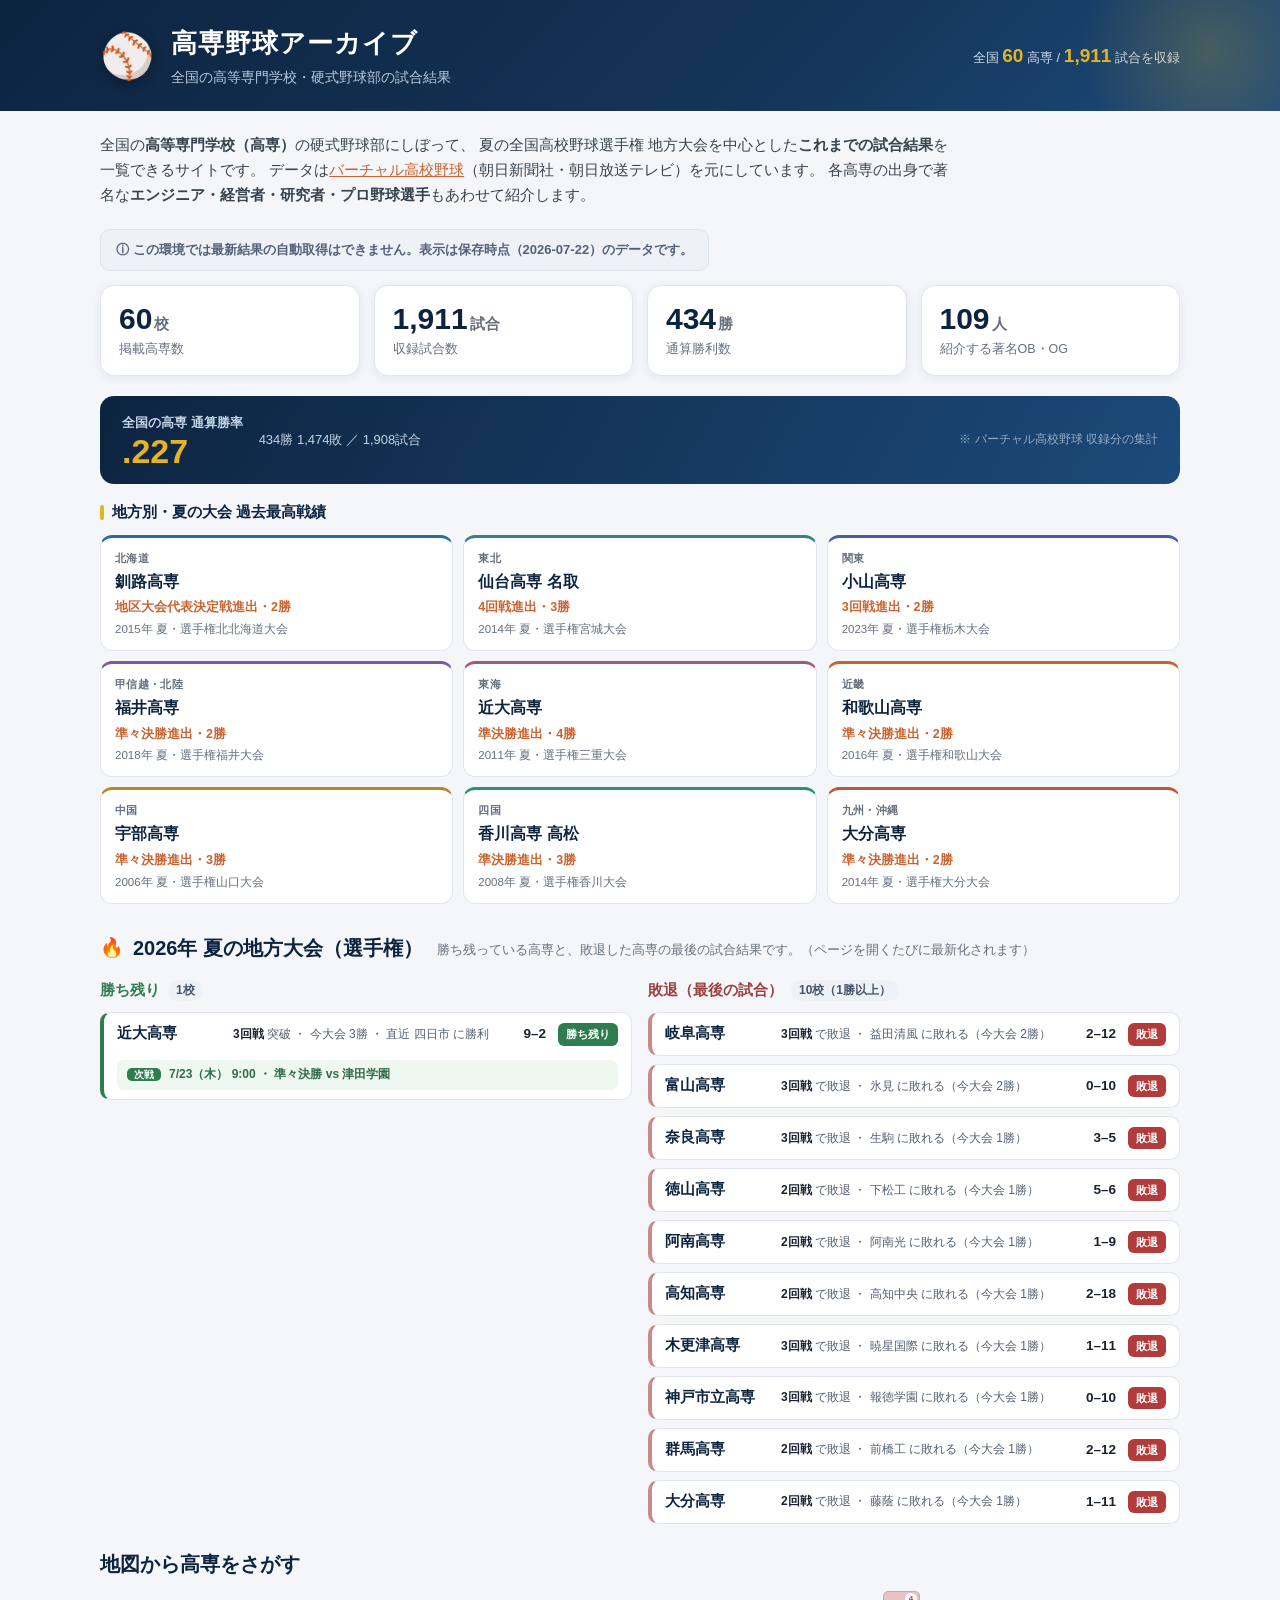
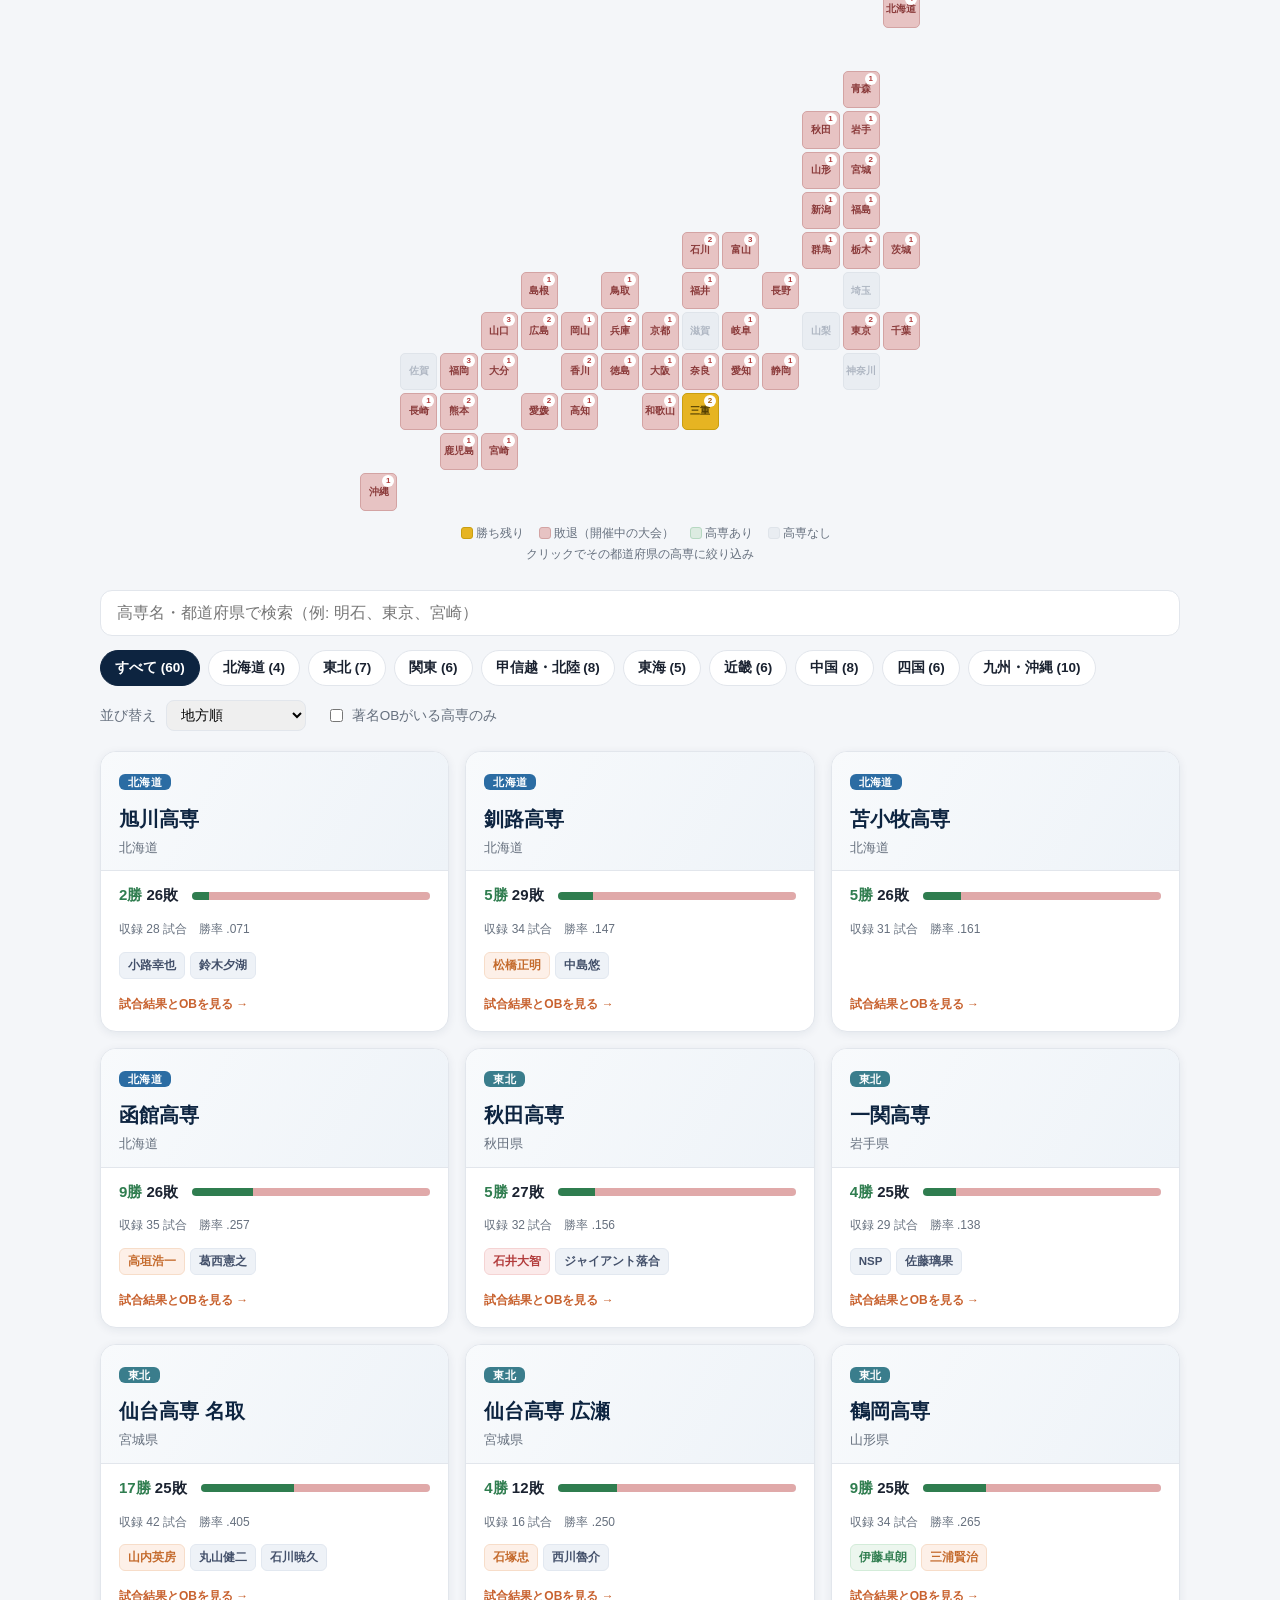
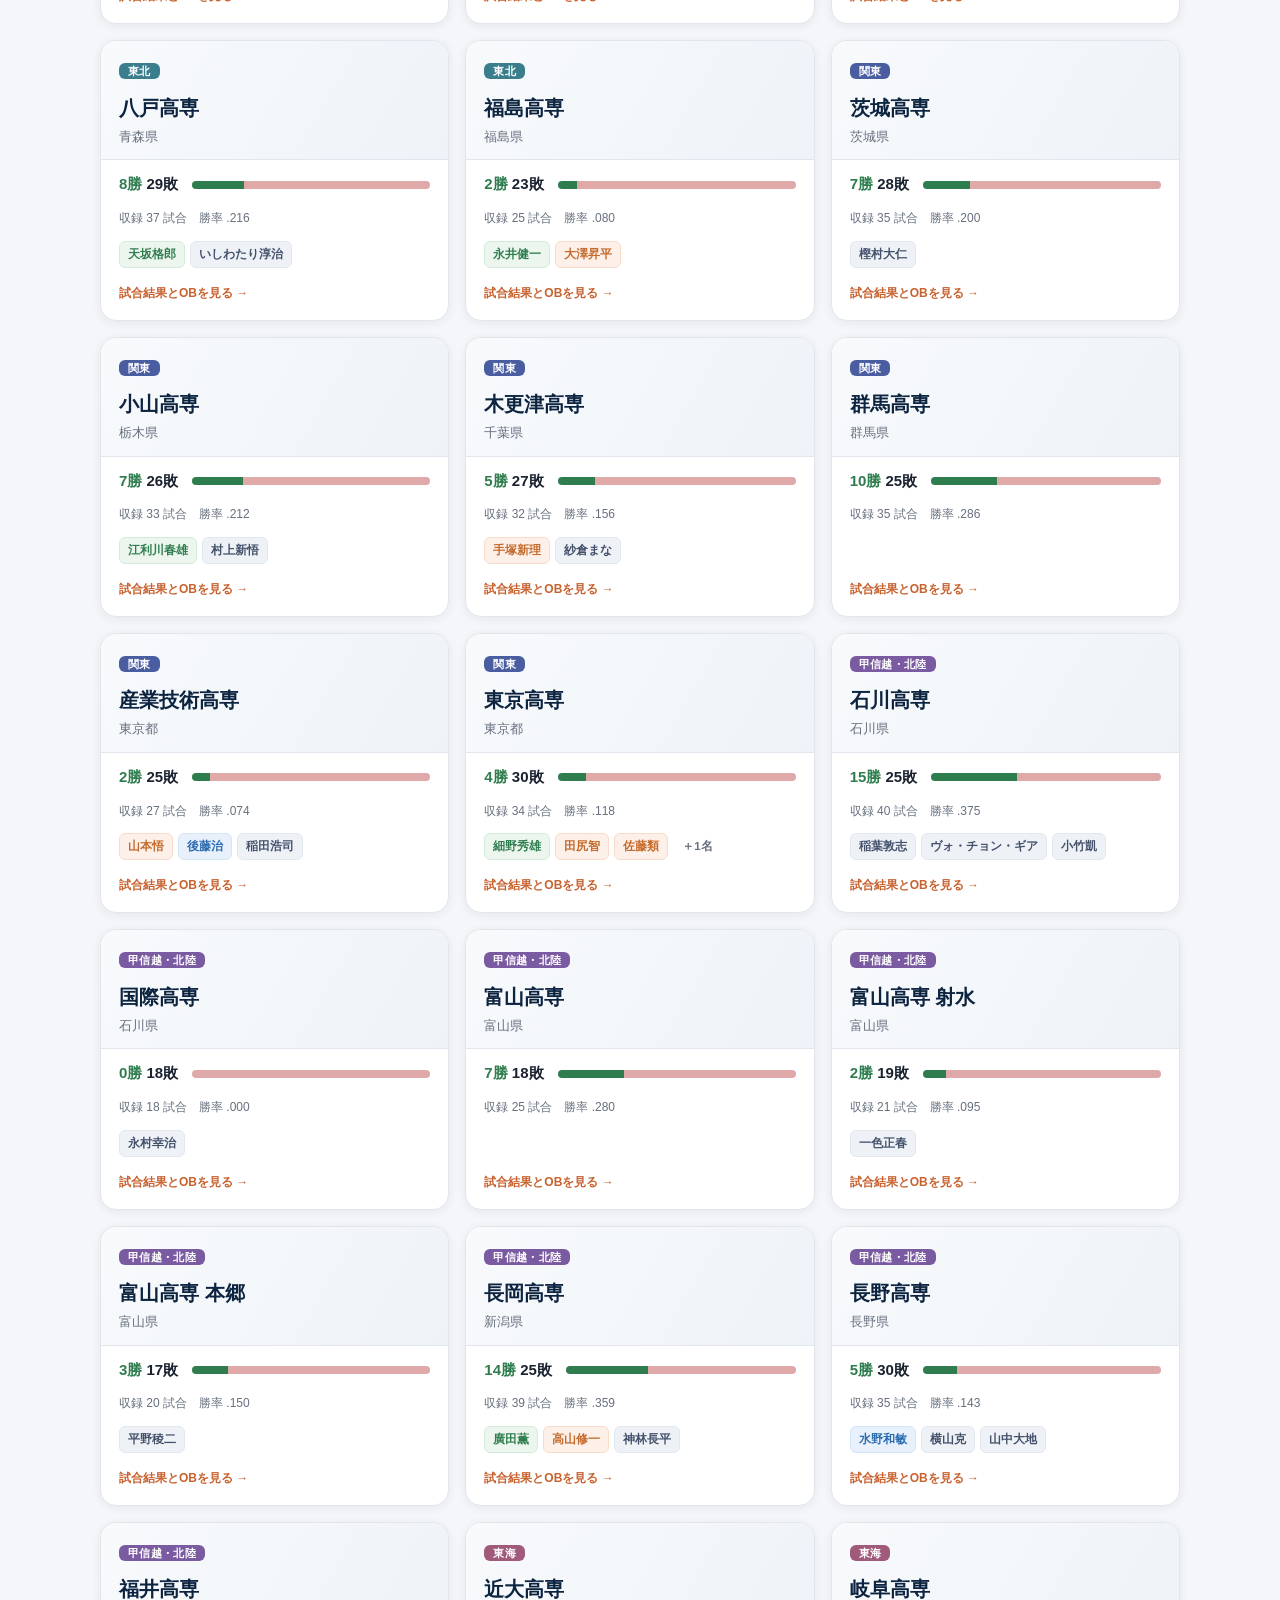
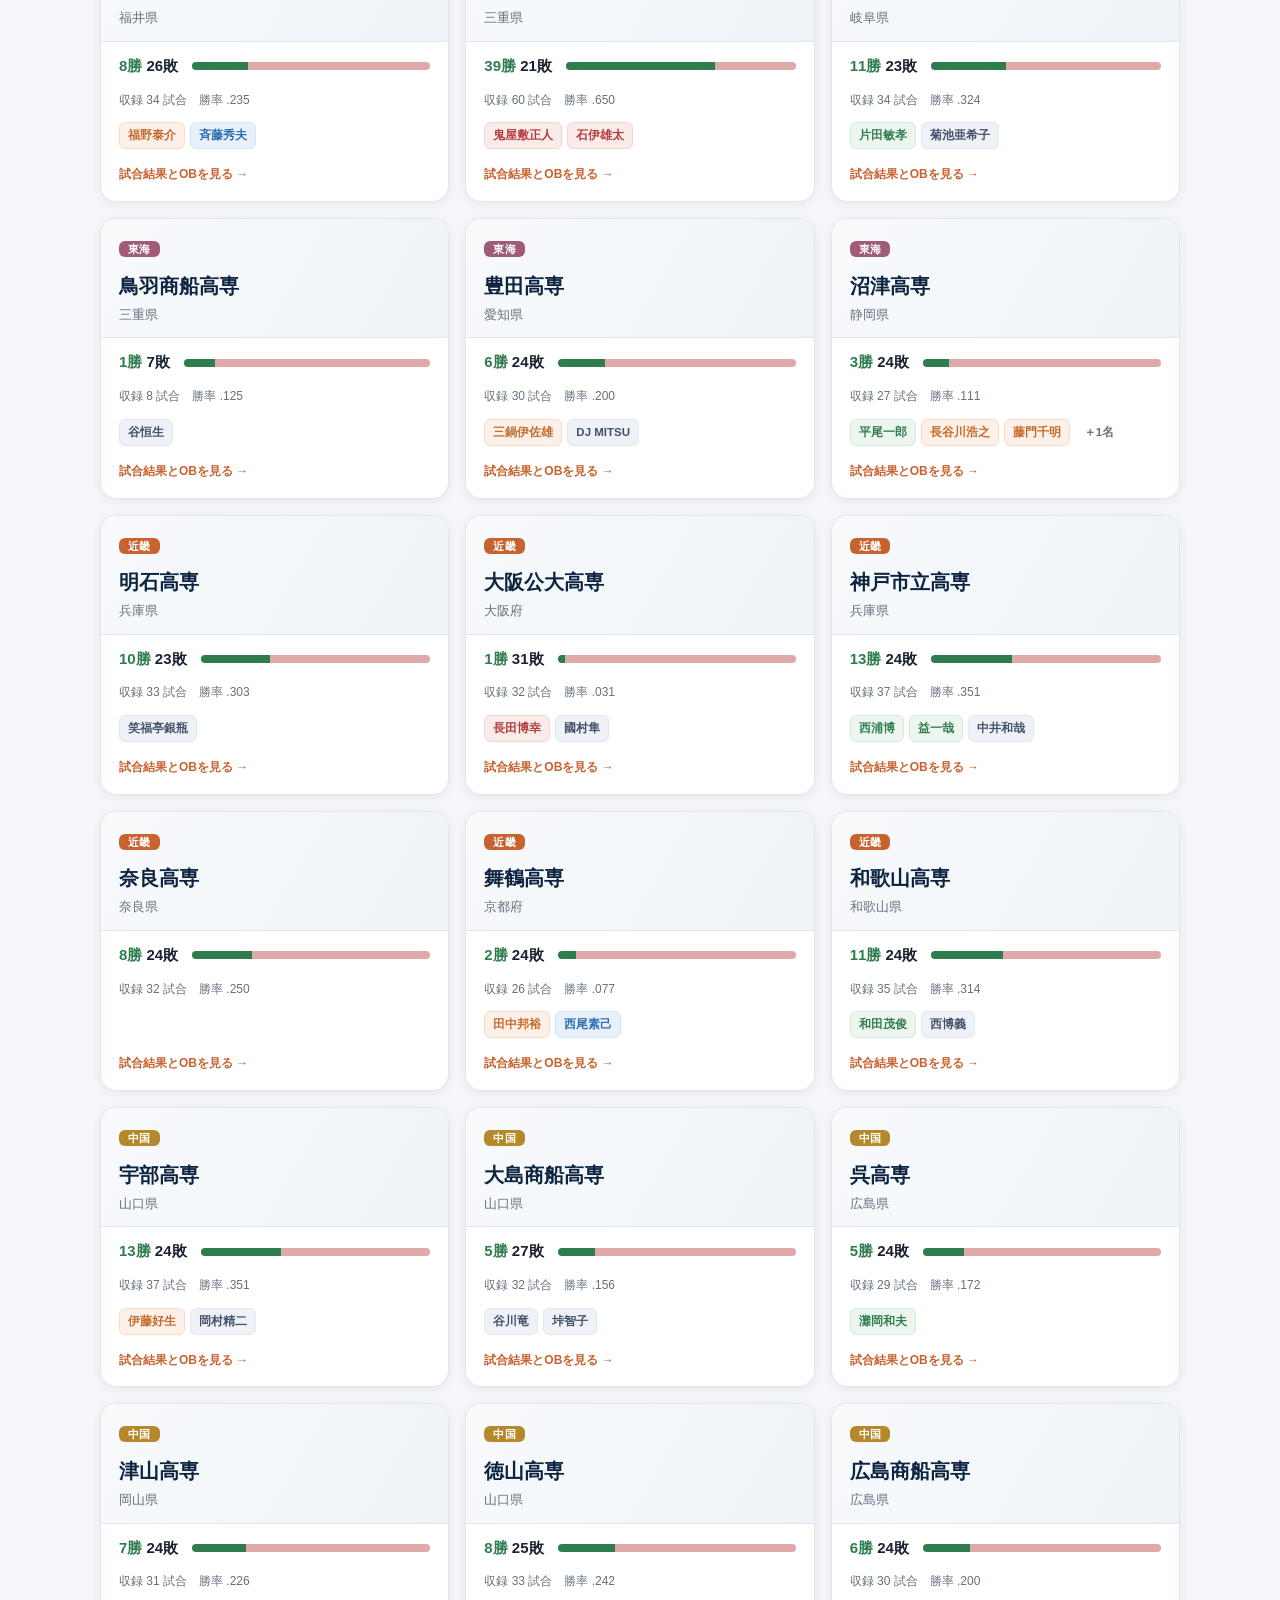
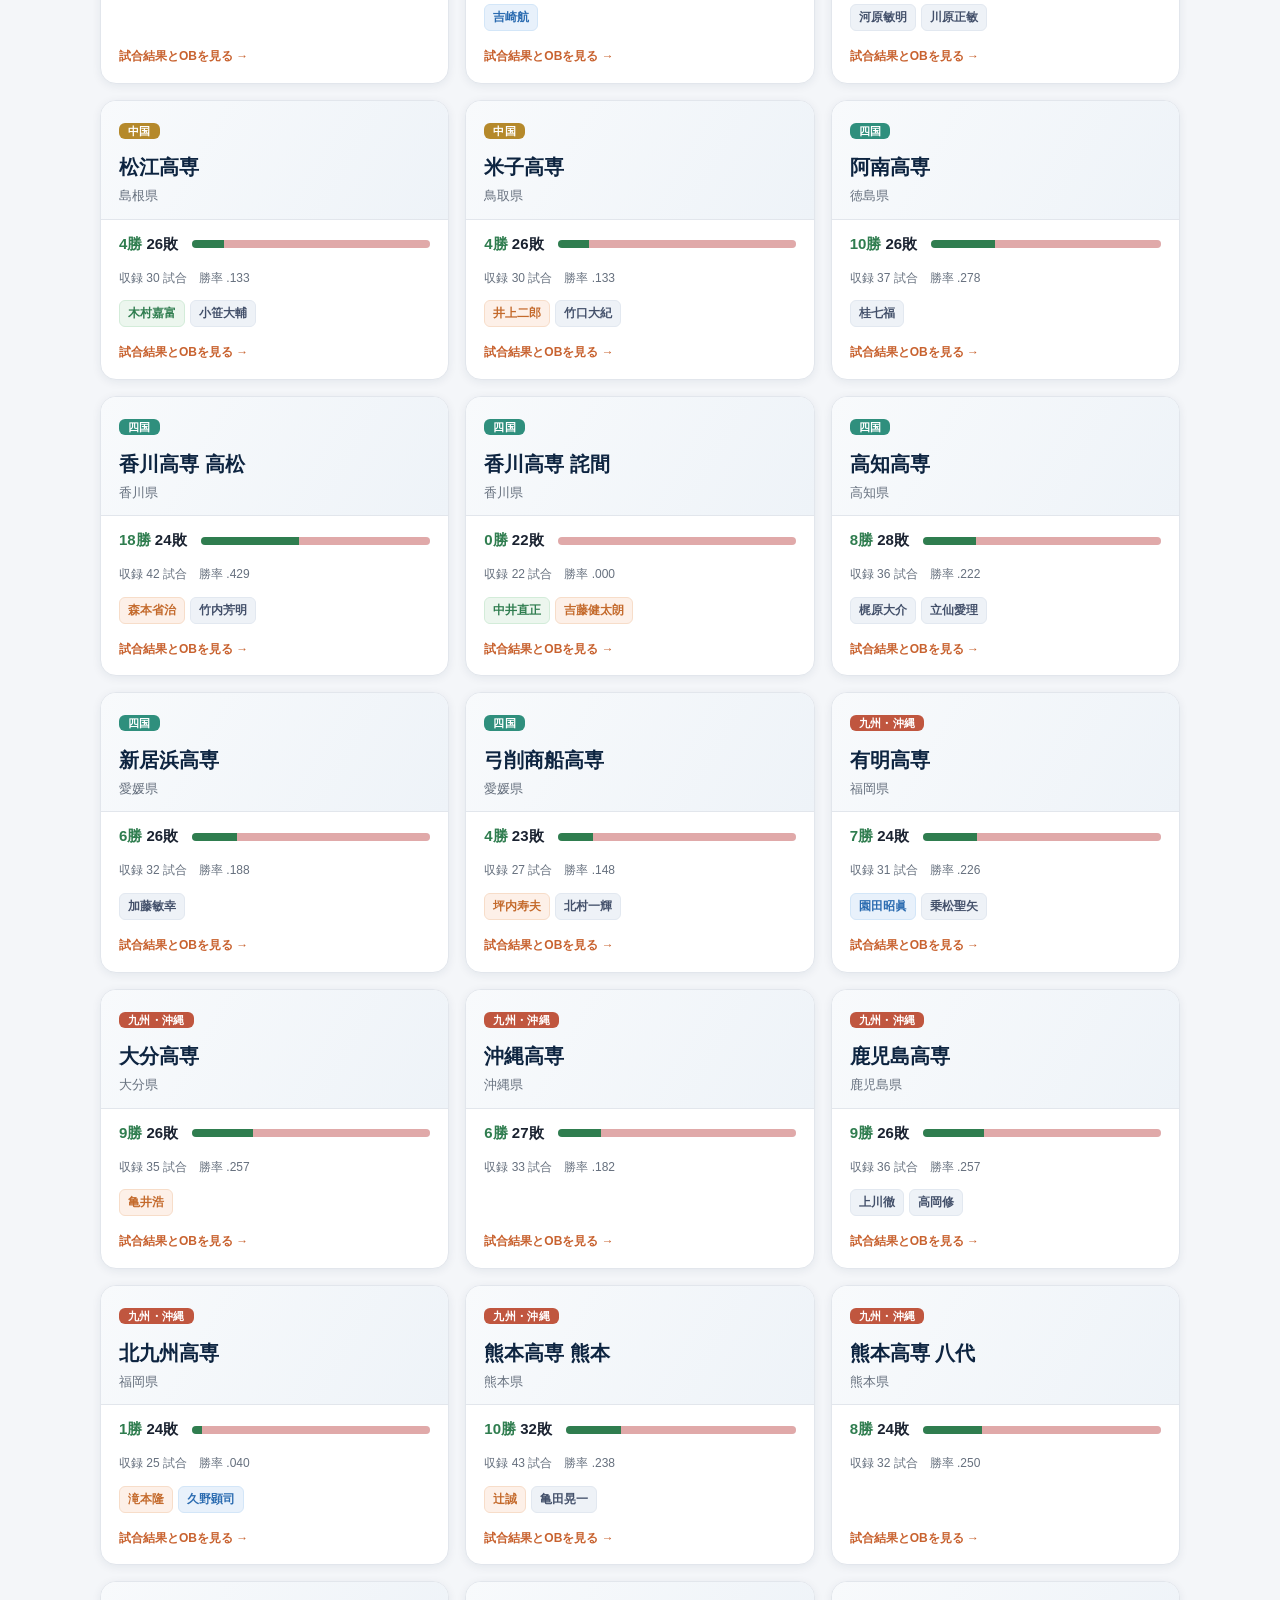
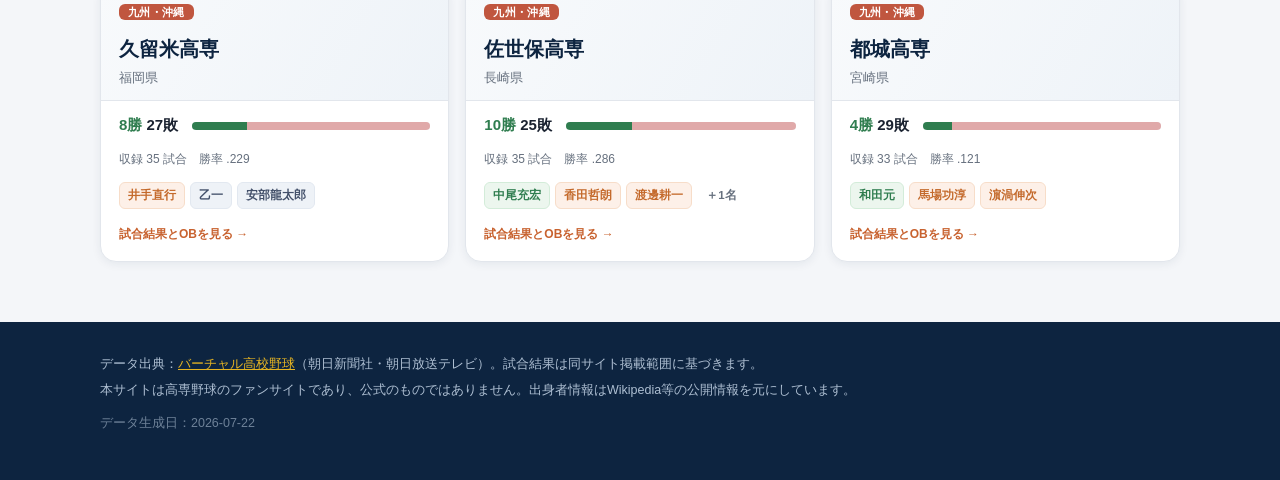
<file: index.html>
<!DOCTYPE html>
<html lang="ja">
<head>
<meta charset="UTF-8">
<meta name="viewport" content="width=device-width, initial-scale=1.0">
<title>高専野球アーカイブ｜全国高専の試合結果</title>
<meta name="description" content="全国の高等専門学校（高専）の硬式野球部の試合結果を、バーチャル高校野球のデータからまとめたサイト。夏の選手権地方大会を中心にこれまでの戦績を掲載。各高専出身の著名なエンジニア・経営者・研究者・プロ野球選手も紹介。">
<link rel="preconnect" href="https://fonts.googleapis.com">
<link rel="stylesheet" href="assets/style.css">
<link rel="icon" href="data:image/svg+xml,%3Csvg xmlns='http://www.w3.org/2000/svg' viewBox='0 0 100 100'%3E%3Ctext y='.9em' font-size='90'%3E%E2%9A%BE%3C/text%3E%3C/svg%3E">
</head>
<body>
<header class="site-header">
  <div class="wrap header-inner">
    <div class="brand">
      <span class="brand-mark">⚾</span>
      <div class="brand-text">
        <h1>高専野球アーカイブ</h1>
        <p>全国の高等専門学校・硬式野球部の試合結果</p>
      </div>
    </div>
    <div class="header-meta" id="headerMeta"></div>
  </div>
</header>

<section class="intro wrap">
  <p>
    全国の<strong>高等専門学校（高専）</strong>の硬式野球部にしぼって、
    夏の全国高校野球選手権 地方大会を中心とした<strong>これまでの試合結果</strong>を一覧できるサイトです。
    データは<a href="https://vk.sportsbull.jp/koshien/" target="_blank" rel="noopener">バーチャル高校野球</a>（朝日新聞社・朝日放送テレビ）を元にしています。
    各高専の出身で著名な<strong>エンジニア・経営者・研究者・プロ野球選手</strong>もあわせて紹介します。
  </p>
</section>

<div class="wrap"><div class="live-status" id="liveStatus" hidden></div></div>

<section class="stats wrap" id="statsRow"></section>

<section class="records wrap" id="recordsSection">
  <div class="rec-winrate" id="recWinrate"></div>
  <div class="rec-region">
    <h3 class="rec-h">地方別・夏の大会 過去最高戦績</h3>
    <div class="rec-region-grid" id="recRegionGrid"></div>
  </div>
</section>

<section class="current wrap" id="currentSection" hidden>
  <div class="current-head">
    <h2 id="currentTitle">開催中の大会</h2>
    <p class="current-note">勝ち残っている高専と、敗退した高専の最後の試合結果です。（ページを開くたびに最新化されます）</p>
  </div>
  <div class="current-cols">
    <div class="current-col">
      <h3 class="cc-title alive">勝ち残り <span id="aliveCount" class="cc-count"></span></h3>
      <div class="current-list" id="aliveList"></div>
    </div>
    <div class="current-col">
      <h3 class="cc-title out">敗退（最後の試合） <span id="outCount" class="cc-count"></span></h3>
      <div class="current-list" id="outList"></div>
    </div>
  </div>
</section>

<section class="mapwrap wrap">
  <div class="map-head">
    <h2>地図から高専をさがす</h2>
    <div class="map-selected" id="mapSelected" hidden></div>
  </div>
  <div class="jpmap" id="jpMap"></div>
  <p class="map-legend">
    <span class="lg-swatch alive"></span>勝ち残り
    <span class="lg-swatch out"></span>敗退（開催中の大会）
    <span class="lg-swatch has"></span>高専あり
    <span class="lg-swatch none"></span>高専なし
    <br>クリックでその都道府県の高専に絞り込み
  </p>
</section>

<section class="controls wrap">
  <div class="search-box">
    <input type="search" id="searchInput" placeholder="高専名・都道府県で検索（例: 明石、東京、宮崎）">
  </div>
  <div class="region-tabs" id="regionTabs"></div>
  <div class="sort-row">
    <label>並び替え
      <select id="sortSelect">
        <option value="region">地方順</option>
        <option value="wins">勝利数が多い順</option>
        <option value="games">試合数が多い順</option>
        <option value="winrate">勝率が高い順</option>
        <option value="kana">五十音順</option>
      </select>
    </label>
    <label class="chk"><input type="checkbox" id="alumniOnly"> 著名OBがいる高専のみ</label>
  </div>
</section>

<main class="wrap">
  <div class="school-grid" id="schoolGrid"></div>
  <p class="empty" id="emptyMsg" hidden>該当する高専が見つかりませんでした。</p>
</main>

<footer class="site-footer">
  <div class="wrap">
    <p>データ出典：<a href="https://vk.sportsbull.jp/koshien/" target="_blank" rel="noopener">バーチャル高校野球</a>（朝日新聞社・朝日放送テレビ）。試合結果は同サイト掲載範囲に基づきます。</p>
    <p>本サイトは高専野球のファンサイトであり、公式のものではありません。出身者情報はWikipedia等の公開情報を元にしています。</p>
    <p class="gen" id="genDate"></p>
  </div>
</footer>

<!-- 詳細モーダル -->
<div class="modal" id="modal" hidden>
  <div class="modal-backdrop" data-close></div>
  <div class="modal-panel" role="dialog" aria-modal="true">
    <button class="modal-close" data-close aria-label="閉じる">×</button>
    <div class="modal-body" id="modalBody"></div>
  </div>
</div>

<script src="assets/data.js"></script>
<script src="assets/app.js"></script>
</body>
</html>
</file>
<file: assets/style.css>
:root{
  --navy:#0d2440;
  --navy-2:#143458;
  --dirt:#c8622f;
  --dirt-2:#e0763c;
  --grass:#2f7d4f;
  --gold:#e6b422;
  --ink:#1a2230;
  --muted:#66707e;
  --line:#e2e6ec;
  --bg:#f4f6f9;
  --card:#ffffff;
  --win:#2f7d4f;
  --lose:#b23b3b;
  --shadow:0 2px 10px rgba(13,36,64,.07);
  --shadow-lg:0 18px 50px rgba(13,36,64,.28);
  font-family:"Hiragino Kaku Gothic ProN","Hiragino Sans","Noto Sans JP","Yu Gothic",Meiryo,sans-serif;
}
*{box-sizing:border-box}
html,body{margin:0;padding:0}
body{background:var(--bg);color:var(--ink);line-height:1.65;-webkit-font-smoothing:antialiased}
a{color:var(--dirt)}
.wrap{max-width:1120px;margin:0 auto;padding:0 20px}

/* header */
.site-header{
  background:linear-gradient(135deg,var(--navy) 0%,var(--navy-2) 60%,#1c4a7a 100%);
  color:#fff;position:relative;overflow:hidden;
}
.site-header::after{
  content:"";position:absolute;right:-60px;bottom:-70px;width:260px;height:260px;
  background:radial-gradient(circle at center,rgba(230,180,34,.22),transparent 70%);
}
.header-inner{display:flex;align-items:center;justify-content:space-between;gap:20px;padding:22px 20px;flex-wrap:wrap}
.brand{display:flex;align-items:center;gap:16px}
.brand-mark{font-size:44px;line-height:1;filter:drop-shadow(0 3px 6px rgba(0,0,0,.3))}
.brand-text h1{margin:0;font-size:26px;letter-spacing:.04em;font-weight:800}
.brand-text p{margin:2px 0 0;font-size:13.5px;color:#b9cbe0}
.header-meta{font-size:13px;color:#cdd9e8;text-align:right}
.header-meta b{color:var(--gold);font-size:19px}

/* intro */
.intro{padding:22px 20px 6px}
.intro p{margin:0;font-size:15px;color:#38434f;max-width:860px}

/* live status */
.live-status{margin:16px 0 -4px;padding:9px 15px;border-radius:10px;font-size:13px;font-weight:700;display:inline-flex;align-items:center;gap:9px}
.live-status.loading{background:#fff6ea;color:#a5601f;border:1px solid #f2dcbf}
.live-status.done{background:#ecf6ee;color:#2f7d4f;border:1px solid #d3ecd9}
.live-status.info{background:#eef2f7;color:#54607a;border:1px solid #dde3ec;font-weight:600}
.live-status .ls-dot{width:9px;height:9px;border-radius:50%;background:var(--dirt);position:relative;flex:none}
.live-status.loading .ls-dot{animation:pulse 1s ease-in-out infinite}
@keyframes pulse{0%,100%{opacity:.35;transform:scale(.8)}50%{opacity:1;transform:scale(1.15)}}
@media (prefers-reduced-motion:reduce){.live-status .ls-dot{animation:none}}

/* stats */
.stats{display:grid;grid-template-columns:repeat(4,1fr);gap:14px;padding:18px 20px 6px}
.stat-card{background:var(--card);border:1px solid var(--line);border-radius:14px;padding:16px 18px;box-shadow:var(--shadow)}
.stat-card .num{font-size:30px;font-weight:800;color:var(--navy);line-height:1.1}
.stat-card .num small{font-size:15px;color:var(--muted);font-weight:700;margin-left:2px}
.stat-card .lbl{font-size:12.5px;color:var(--muted);margin-top:4px}

/* records (勝率・地方別最高戦績) */
.records{padding:14px 20px 6px}
.rec-winrate{display:flex;align-items:center;gap:16px;background:linear-gradient(120deg,#0d2440,#1c4a7a);color:#fff;border-radius:14px;padding:16px 22px;margin-bottom:16px;flex-wrap:wrap}
.rec-winrate .rw-label{font-size:13px;color:#c3d3e6;font-weight:700}
.rec-winrate .rw-big{font-size:34px;font-weight:800;font-variant-numeric:tabular-nums;color:var(--gold);line-height:1}
.rec-winrate .rw-sub{font-size:13px;color:#c3d3e6}
.rec-winrate .rw-note{font-size:12px;color:#96abc4;margin-left:auto}
.rec-h{font-size:15px;color:var(--navy);margin:0 0 10px;display:flex;align-items:center;gap:8px}
.rec-h::before{content:"";width:4px;height:15px;background:var(--gold);border-radius:2px}
.rec-region-grid{display:grid;grid-template-columns:repeat(3,1fr);gap:10px}
.rec-card{background:var(--card);border:1px solid var(--line);border-radius:12px;padding:11px 14px;border-top:3px solid var(--grass)}
.rec-card .rc-region{font-size:11px;font-weight:800;color:var(--muted);letter-spacing:.03em}
.rec-card .rc-school{font-size:15.5px;font-weight:800;color:var(--navy);margin:2px 0 3px}
.rec-card .rc-ach{font-size:12.5px;color:var(--dirt);font-weight:800}
.rec-card .rc-meta{font-size:11.5px;color:var(--muted);margin-top:2px}
.rec-card[data-r="北海道"]{border-top-color:#2b6ca3}
.rec-card[data-r="東北"]{border-top-color:#3a7d8c}
.rec-card[data-r="関東"]{border-top-color:#4a5da0}
.rec-card[data-r="甲信越・北陸"]{border-top-color:#7a5aa0}
.rec-card[data-r="東海"]{border-top-color:#a05a7a}
.rec-card[data-r="近畿"]{border-top-color:var(--dirt)}
.rec-card[data-r="中国"]{border-top-color:#b5892b}
.rec-card[data-r="四国"]{border-top-color:#2f8f7d}
.rec-card[data-r="九州・沖縄"]{border-top-color:#c0563f}

/* current tournament */
.current{padding:22px 20px 6px}
.current-head{display:flex;align-items:baseline;gap:14px;flex-wrap:wrap;margin-bottom:14px}
.current-head h2{margin:0;font-size:20px;color:var(--navy);display:flex;align-items:center;gap:9px}
.current-head h2::before{content:"🔥";font-size:19px}
.current-note{margin:0;font-size:12.5px;color:var(--muted)}
.current-cols{display:grid;grid-template-columns:1fr 1fr;gap:16px}
.cc-title{margin:0 0 10px;font-size:14.5px;display:flex;align-items:center;gap:8px}
.cc-title.alive{color:var(--win)}
.cc-title.out{color:#9a4040}
.cc-count{font-size:12px;font-weight:800;background:#eef2f7;color:#46536b;padding:1px 8px;border-radius:99px}
.current-list{display:flex;flex-direction:column;gap:8px}
.cur-item{display:flex;align-items:center;gap:12px;background:var(--card);border:1px solid var(--line);border-left-width:4px;border-radius:10px;padding:9px 13px;cursor:pointer;transition:transform .12s,box-shadow .12s}
.cur-item:hover{transform:translateX(2px);box-shadow:var(--shadow)}
.cur-item.alive{border-left-color:var(--win)}
.cur-item.out{border-left-color:#c98a8a}
.cur-name{font-weight:800;font-size:14.5px;color:var(--navy);flex:none;min-width:104px}
.cur-detail{font-size:12px;color:#546070;flex:1;line-height:1.4}
.cur-detail .cd-round{font-weight:700;color:var(--ink)}
.cur-detail .cd-opp{color:#546070}
.cur-score{font-weight:800;font-variant-numeric:tabular-nums;font-size:13.5px;white-space:nowrap}
.cur-badge{flex:none;font-size:11px;font-weight:800;padding:2px 8px;border-radius:6px;color:#fff}
.cur-badge.alive{background:var(--win)}
.cur-badge.out{background:#b23b3b}
.current-empty{font-size:12.5px;color:var(--muted);padding:8px 2px}
.cur-next{flex-basis:100%;margin-top:2px;font-size:12px;color:#2f6d47;font-weight:700;background:#eef7f0;border-radius:7px;padding:5px 10px}
.cur-next .cn-label{background:var(--win);color:#fff;font-size:10px;font-weight:800;padding:1px 7px;border-radius:5px;margin-right:8px}
.cur-next.tbd{color:var(--muted);background:#f1f3f6}
.cur-next.tbd .cn-label{background:#8892a0}
.cur-item{flex-wrap:wrap}

/* japan map */
.mapwrap{padding:18px 20px 4px}
.map-head{display:flex;align-items:baseline;gap:14px;flex-wrap:wrap;margin-bottom:10px}
.map-head h2{margin:0;font-size:20px;color:var(--navy)}
.map-selected{font-size:13px;font-weight:700;color:var(--dirt);cursor:pointer;background:#fdf0e8;border:1px solid #f7ddc9;padding:3px 12px;border-radius:99px}
.map-selected .ms-x{margin-left:8px;font-weight:800}
.jpmap{display:grid;grid-auto-rows:1fr;gap:3px;max-width:560px;margin:0 auto}
.jpmap::before{content:"";width:0;padding-bottom:0}
.pref-tile{position:relative;border-radius:5px;background:#e9edf2;border:1px solid #dfe4ea;font-size:9.5px;font-weight:700;color:#aeb6c2;display:flex;align-items:center;justify-content:center;text-align:center;line-height:1.05;aspect-ratio:1/1;overflow:hidden;user-select:none;padding:1px}
.pref-tile.has{background:#dcebe1;border-color:#b6d8c1;color:#2f7d4f;cursor:pointer;transition:transform .1s,background .12s,box-shadow .12s}
.pref-tile.has:hover{background:var(--grass);color:#fff;transform:scale(1.08);z-index:2;box-shadow:var(--shadow)}
.pref-tile.has .pt-n{font-size:10px}
.pref-tile.has .pt-c{position:absolute;top:1px;right:2px;font-size:8px;font-weight:800;color:var(--dirt);background:#fff;border-radius:99px;min-width:12px;height:12px;line-height:12px}
.pref-tile.has:hover .pt-c{color:var(--grass)}
.pref-tile.active{outline:3px solid var(--navy);outline-offset:0;z-index:3;transform:scale(1.1)}
/* 開催中の勝ち残り／敗退 の色分け */
.pref-tile.alive-p{background:#e6b422;border-color:#c99e10;color:#4a3800;cursor:pointer}
.pref-tile.alive-p:hover{background:#f0c53a;transform:scale(1.08);z-index:2;box-shadow:var(--shadow)}
.pref-tile.alive-p .pt-c{color:#a5600f}
.pref-tile.out-p{background:#e7c3c3;border-color:#d3a3a3;color:#8a3a3a;cursor:pointer}
.pref-tile.out-p:hover{background:#c96a6a;color:#fff;transform:scale(1.08);z-index:2;box-shadow:var(--shadow)}
.pref-tile.out-p .pt-c{color:#b23b3b}
.map-legend{text-align:center;font-size:11.5px;color:var(--muted);margin:12px 0 0;line-height:1.9}
.lg-swatch{display:inline-block;width:12px;height:12px;border-radius:3px;vertical-align:-2px;margin:0 3px 0 12px}
.lg-swatch.alive{background:#e6b422;border:1px solid #c99e10}
.lg-swatch.out{background:#e7c3c3;border:1px solid #d3a3a3}
.lg-swatch.has{background:#dcebe1;border:1px solid #b6d8c1}
.lg-swatch.none{background:#e9edf2;border:1px solid #dfe4ea}

/* controls */
.controls{padding:20px}
.search-box input{
  width:100%;padding:13px 16px;font-size:15.5px;border:1.5px solid var(--line);
  border-radius:12px;background:#fff;outline:none;transition:border-color .15s;
}
.search-box input:focus{border-color:var(--dirt)}
.region-tabs{display:flex;flex-wrap:wrap;gap:8px;margin-top:14px}
.region-tabs button{
  border:1.5px solid var(--line);background:#fff;color:var(--ink);
  padding:8px 14px;border-radius:999px;font-size:13.5px;cursor:pointer;font-weight:700;
  transition:all .15s;
}
.region-tabs button:hover{border-color:var(--dirt)}
.region-tabs button.active{background:var(--navy);border-color:var(--navy);color:#fff}
.sort-row{display:flex;align-items:center;gap:20px;margin-top:14px;flex-wrap:wrap;font-size:13.5px;color:var(--muted)}
.sort-row select{margin-left:6px;padding:6px 10px;border:1.5px solid var(--line);border-radius:8px;font-size:13.5px;font-family:inherit}
.sort-row .chk{display:flex;align-items:center;gap:6px;cursor:pointer}

/* grid */
.school-grid{display:grid;grid-template-columns:repeat(auto-fill,minmax(320px,1fr));gap:16px;padding-bottom:40px}
.card{
  background:var(--card);border:1px solid var(--line);border-radius:16px;overflow:hidden;
  box-shadow:var(--shadow);cursor:pointer;transition:transform .14s,box-shadow .14s;display:flex;flex-direction:column;
}
.card:hover{transform:translateY(-3px);box-shadow:0 12px 30px rgba(13,36,64,.14)}
.card-top{padding:16px 18px 12px;background:linear-gradient(120deg,#f8fafc,#eef3f8);border-bottom:1px solid var(--line);position:relative}
.card-region{font-size:11px;font-weight:800;color:#fff;background:var(--grass);padding:2px 9px;border-radius:6px;letter-spacing:.03em}
.card-region[data-r="北海道"]{background:#2b6ca3}
.card-region[data-r="東北"]{background:#3a7d8c}
.card-region[data-r="関東"]{background:#4a5da0}
.card-region[data-r="甲信越・北陸"]{background:#7a5aa0}
.card-region[data-r="東海"]{background:#a05a7a}
.card-region[data-r="近畿"]{background:var(--dirt)}
.card-region[data-r="中国"]{background:#b5892b}
.card-region[data-r="四国"]{background:#2f8f7d}
.card-region[data-r="九州・沖縄"]{background:#c0563f}
.card h2{margin:8px 0 2px;font-size:20px;font-weight:800;color:var(--navy)}
.card .pref{font-size:12.5px;color:var(--muted)}
.card-body{padding:12px 18px 16px;display:flex;flex-direction:column;gap:12px;flex:1}
.record{display:flex;align-items:center;gap:14px}
.record .rec-main{font-size:15px;font-weight:800;color:var(--ink)}
.record .rec-main .w{color:var(--win)}
.record .rec-main .l{color:var(--lose)}
.winbar{flex:1;height:8px;border-radius:99px;background:#edf0f4;overflow:hidden;display:flex}
.winbar .wb-w{background:var(--win)}
.winbar .wb-l{background:#e0a9a9}
.rec-sub{font-size:12px;color:var(--muted)}
.alumni-tags{display:flex;flex-wrap:wrap;gap:5px}
.tag{font-size:11.5px;font-weight:700;padding:3px 8px;border-radius:6px;background:#eef2f7;color:#43506a;border:1px solid #e2e8f0}
.tag.eng{background:#e8f1fb;color:#2a6bb0;border-color:#d3e6f8}
.tag.biz{background:#fdf0e8;color:#c46a2c;border-color:#f7ddc9}
.tag.res{background:#ecf6ee;color:#2f7d4f;border-color:#d3ecd9}
.tag.bb{background:#fbeaea;color:#b23b3b;border-color:#f5d3d3}
.tag.more{background:transparent;color:var(--muted);border-color:transparent}
.card-foot{margin-top:auto;font-size:12px;color:var(--dirt);font-weight:700}

.empty{text-align:center;color:var(--muted);padding:50px 0}

/* footer */
.site-footer{background:var(--navy);color:#aebfd2;padding:26px 0 40px;margin-top:20px;font-size:12.5px}
.site-footer a{color:#e6b422}
.site-footer p{margin:6px 0}
.site-footer .gen{opacity:.6;margin-top:12px}

/* modal */
.modal{position:fixed;inset:0;z-index:50;display:flex;align-items:flex-start;justify-content:center;padding:40px 16px;overflow-y:auto}
.modal[hidden]{display:none}
.modal-backdrop{position:fixed;inset:0;background:rgba(10,24,42,.55);backdrop-filter:blur(2px)}
.modal-panel{position:relative;background:var(--bg);border-radius:18px;max-width:840px;width:100%;box-shadow:var(--shadow-lg);z-index:1;margin:auto}
.modal-close{position:absolute;top:12px;right:14px;z-index:3;border:none;background:rgba(255,255,255,.9);width:38px;height:38px;border-radius:50%;font-size:22px;cursor:pointer;color:var(--navy);box-shadow:var(--shadow)}
.modal-body{padding:0 0 26px}
.m-head{background:linear-gradient(135deg,var(--navy),#1c4a7a);color:#fff;padding:26px 28px 22px;border-radius:18px 18px 0 0}
.m-head .m-region{font-size:11.5px;font-weight:800;background:rgba(255,255,255,.18);padding:3px 10px;border-radius:6px}
.m-head h2{margin:10px 0 2px;font-size:28px;font-weight:800}
.m-head .m-pref{font-size:13.5px;color:#c3d3e6}
.m-head .m-rec{margin-top:14px;display:flex;gap:22px;flex-wrap:wrap;font-size:13.5px}
.m-head .m-rec b{font-size:22px;display:block}
.m-teamnames{font-size:11.5px;color:#a9c0d8;margin-top:10px}
.m-section{padding:22px 28px 4px}
.m-section h3{font-size:16px;margin:0 0 12px;color:var(--navy);display:flex;align-items:center;gap:8px}
.m-section h3::before{content:"";width:4px;height:16px;background:var(--dirt);border-radius:2px}

/* alumni list */
.alumni-list{display:grid;grid-template-columns:1fr 1fr;gap:10px}
.alumnus{background:#fff;border:1px solid var(--line);border-radius:12px;padding:12px 14px}
.alumnus .a-top{display:flex;align-items:center;gap:8px}
.alumnus .a-name{font-weight:800;font-size:15px}
.alumnus .a-field{font-size:10.5px;font-weight:800;padding:2px 7px;border-radius:5px}
.a-field.eng{background:#e8f1fb;color:#2a6bb0}
.a-field.biz{background:#fdf0e8;color:#c46a2c}
.a-field.res{background:#ecf6ee;color:#2f7d4f}
.a-field.bb{background:#fbeaea;color:#b23b3b}
.a-field.etc{background:#eef2f7;color:#5a6478}
.alumnus .a-desc{font-size:12.5px;color:#4a5464;margin-top:5px;line-height:1.55}
.no-alumni{font-size:13px;color:var(--muted);background:#fff;border:1px dashed var(--line);border-radius:12px;padding:14px}

/* games */
.season-filter{display:flex;gap:6px;margin:0 0 12px}
.season-filter button{border:1.5px solid var(--line);background:#fff;padding:5px 13px;border-radius:999px;font-size:12.5px;cursor:pointer;font-weight:700;color:var(--ink)}
.season-filter button.active{background:var(--dirt);border-color:var(--dirt);color:#fff}
.year-group{margin-bottom:18px}
.year-head{display:flex;align-items:baseline;gap:10px;margin:0 0 8px;padding-bottom:5px;border-bottom:2px solid #e6ebf1}
.year-head .yr{font-size:18px;font-weight:800;color:var(--navy)}
.year-head .yr-sum{font-size:12px;color:var(--muted)}
.game-table{width:100%;border-collapse:collapse;font-size:13px;background:#fff;border-radius:10px;overflow:hidden}
.game-table td{padding:9px 10px;border-bottom:1px solid #eef1f5;vertical-align:middle}
.game-table tr:last-child td{border-bottom:none}
.g-tour{color:var(--muted);font-size:11.5px;white-space:nowrap}
.g-round{font-weight:700;white-space:nowrap;font-size:12px}
.g-opp{font-weight:700}
.g-opp .self{color:var(--muted);font-weight:600;font-size:11px}
.g-score{font-weight:800;font-variant-numeric:tabular-nums;white-space:nowrap;text-align:center}
.g-res{width:30px;text-align:center;font-weight:800}
.badge{display:inline-block;min-width:24px;padding:2px 7px;border-radius:6px;color:#fff;font-size:11.5px;font-weight:800;text-align:center}
.badge.win{background:var(--win)}
.badge.lose{background:var(--lose)}
.badge.draw{background:#7c8698}
.season-pill{display:inline-block;font-size:10px;font-weight:800;padding:1px 6px;border-radius:4px;margin-right:6px;color:#fff}
.season-pill.夏{background:var(--dirt)}
.season-pill.春{background:#5aa0c0}
.season-pill.秋{background:#b5892b}
.season-pill.その他{background:#8892a0}

@media (max-width:720px){
  .stats{grid-template-columns:1fr 1fr}
  .brand-text h1{font-size:21px}
  .school-grid{grid-template-columns:1fr}
  .alumni-list{grid-template-columns:1fr}
  .header-meta{text-align:left;width:100%}
  .m-head h2{font-size:23px}
  .current-cols{grid-template-columns:1fr}
  .cur-name{min-width:84px;font-size:13.5px}
  .cur-detail{font-size:11px}
  .pref-tile{font-size:7.5px}
  .pref-tile.has .pt-n{font-size:8px}
  .pref-tile .pt-c{display:none}
}
</file>
